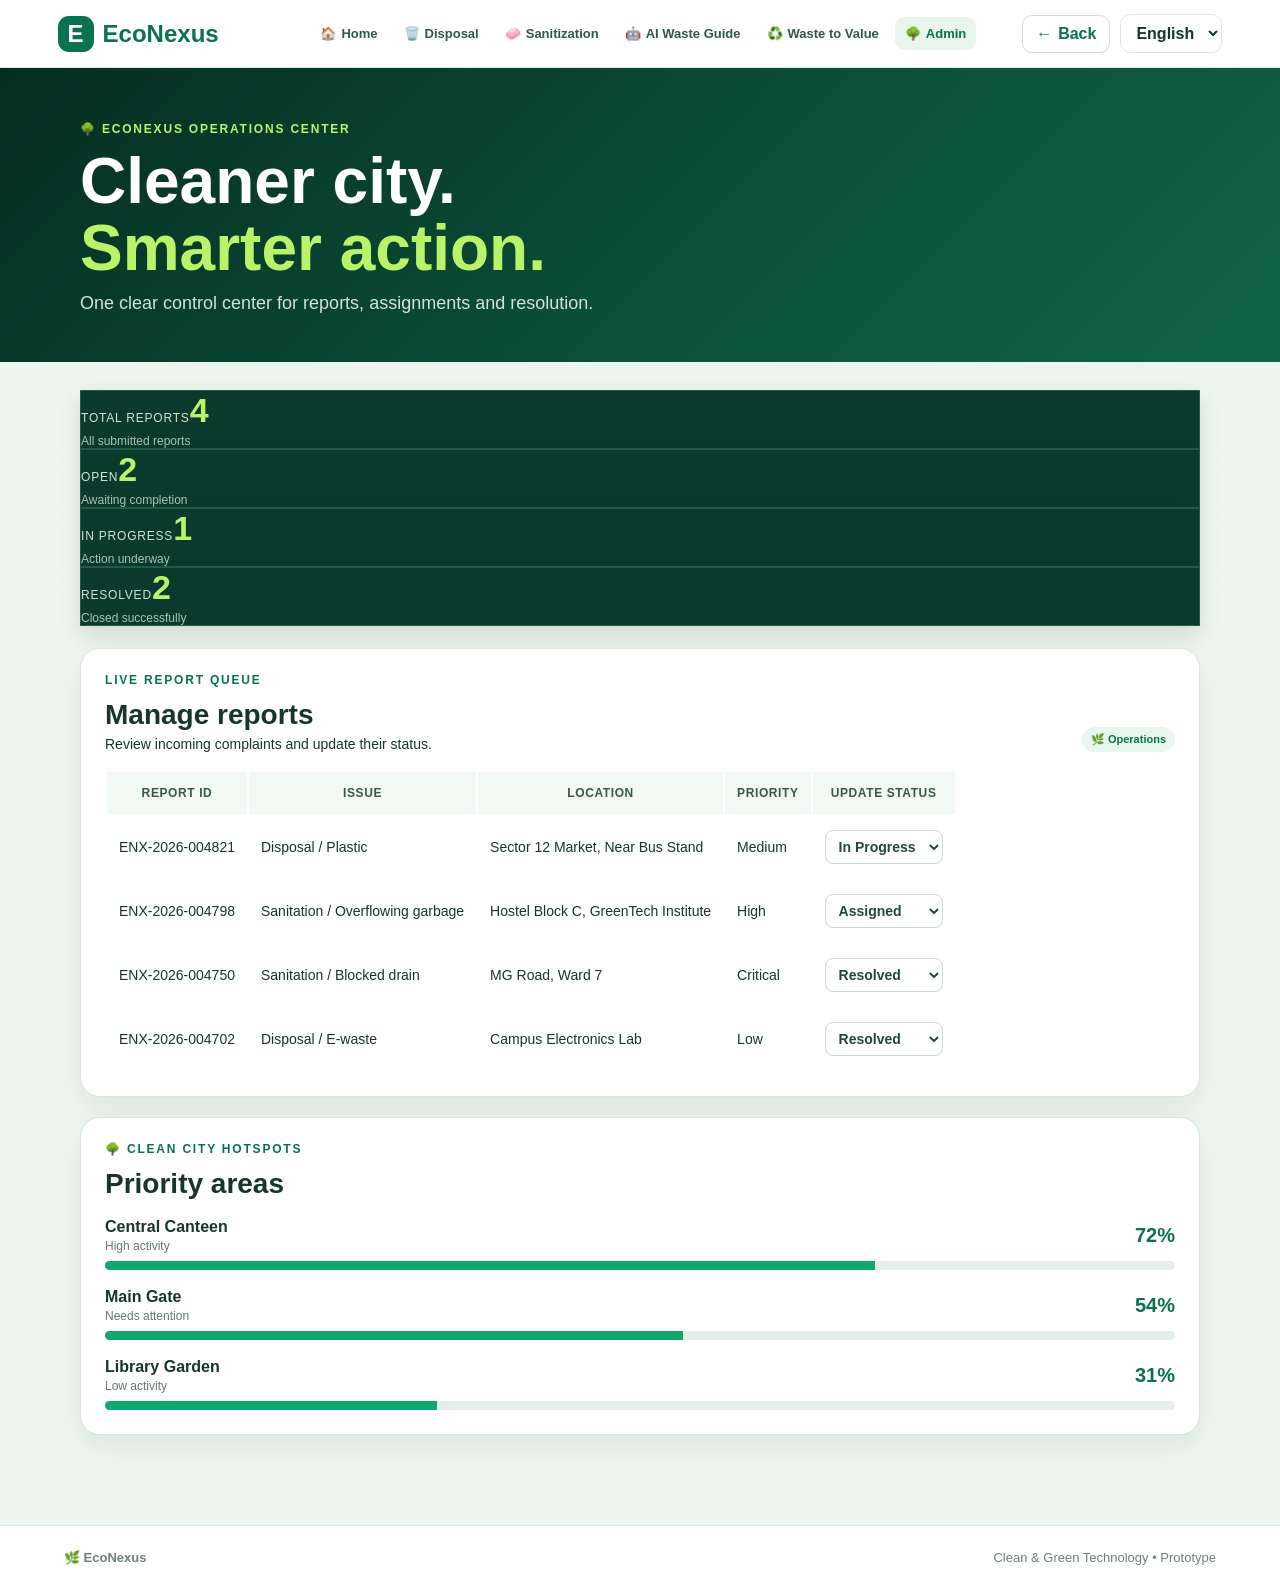
<file: admin.html>
<!doctype html><html lang="en"><head><meta charset="UTF-8"><meta name="viewport" content="width=device-width,initial-scale=1.0"><title>Admin Operations | EcoNexus</title><link rel="stylesheet" href="style.css"></head><body>
<header class="topbar"><a class="logo" href="index.html"><span class="logo-mark">E</span>EcoNexus</a><nav class="main-nav" aria-label="Primary navigation">
<a href="index.html">🏠 <span>Home</span></a>
<a href="disposal.html">🗑️ <span>Disposal</span></a>
<a href="sanitization.html">🧼 <span>Sanitization</span></a>
<a href="ai-guide.html">🤖 <span>AI Waste Guide</span></a>
<a href="t2t.html">♻️ <span>Waste to Value</span></a>
<a class="admin-link" href="admin.html">🌳 <span>Admin</span></a>
</nav><div class="header-tools"><a class="back-btn" href="index.html">← <span data-i18n="back">Back</span></a><select id="languageSelect"class="language-select" aria-label="Language"><option value="en">English</option><option value="te">తెలుగు</option><option value="hi">हिन्दी</option><option value="ta">தமிழ்</option></select></div></header>

<main class="admin-page">
<section class="admin-hero"><div class="container"><div class="eyebrow light">🌳 ECONEXUS OPERATIONS CENTER</div><h1>Cleaner city.<br><span>Smarter action.</span></h1><p class="admin-lead">One clear control center for reports, assignments and resolution.</p></div></section>
<section class="admin-content"><div class="container">
<div class="kpis admin-kpis"><div class="kpi"><small>Total Reports</small><b id="adminTotal">0</b><span>All submitted reports</span></div><div class="kpi"><small>Open</small><b id="adminOpen">0</b><span>Awaiting completion</span></div><div class="kpi"><small>In Progress</small><b id="adminProgress">0</b><span>Action underway</span></div><div class="kpi"><small>Resolved</small><b id="adminResolved">0</b><span>Closed successfully</span></div></div>
<div class="admin-panel"><div class="panel-heading"><div><div class="eyebrow">LIVE REPORT QUEUE</div><h2>Manage reports</h2><p>Review incoming complaints and update their status.</p></div><span class="badge">🌿 Operations</span></div><div class="table-wrap"><table class="data-table"><thead><tr><th>Report ID</th><th>Issue</th><th>Location</th><th>Priority</th><th>Update Status</th></tr></thead><tbody id="adminRows"></tbody></table></div></div>
<div class="admin-panel hotspot-panel"><div class="eyebrow">🌳 CLEAN CITY HOTSPOTS</div><h2>Priority areas</h2><div class="hotspot"><div><b>Central Canteen</b><span>High activity</span></div><strong>72%</strong></div><div class="bar"><i style="width:72%"></i></div><div class="hotspot"><div><b>Main Gate</b><span>Needs attention</span></div><strong>54%</strong></div><div class="bar"><i style="width:54%"></i></div><div class="hotspot"><div><b>Library Garden</b><span>Low activity</span></div><strong>31%</strong></div><div class="bar"><i style="width:31%"></i></div></div>
</div></section></main>
<footer><b>🌿 EcoNexus</b><span>Clean & Green Technology • Prototype</span></footer><div id="toast" class="toast"></div><script src="app.js"></script></body></html>
</file>
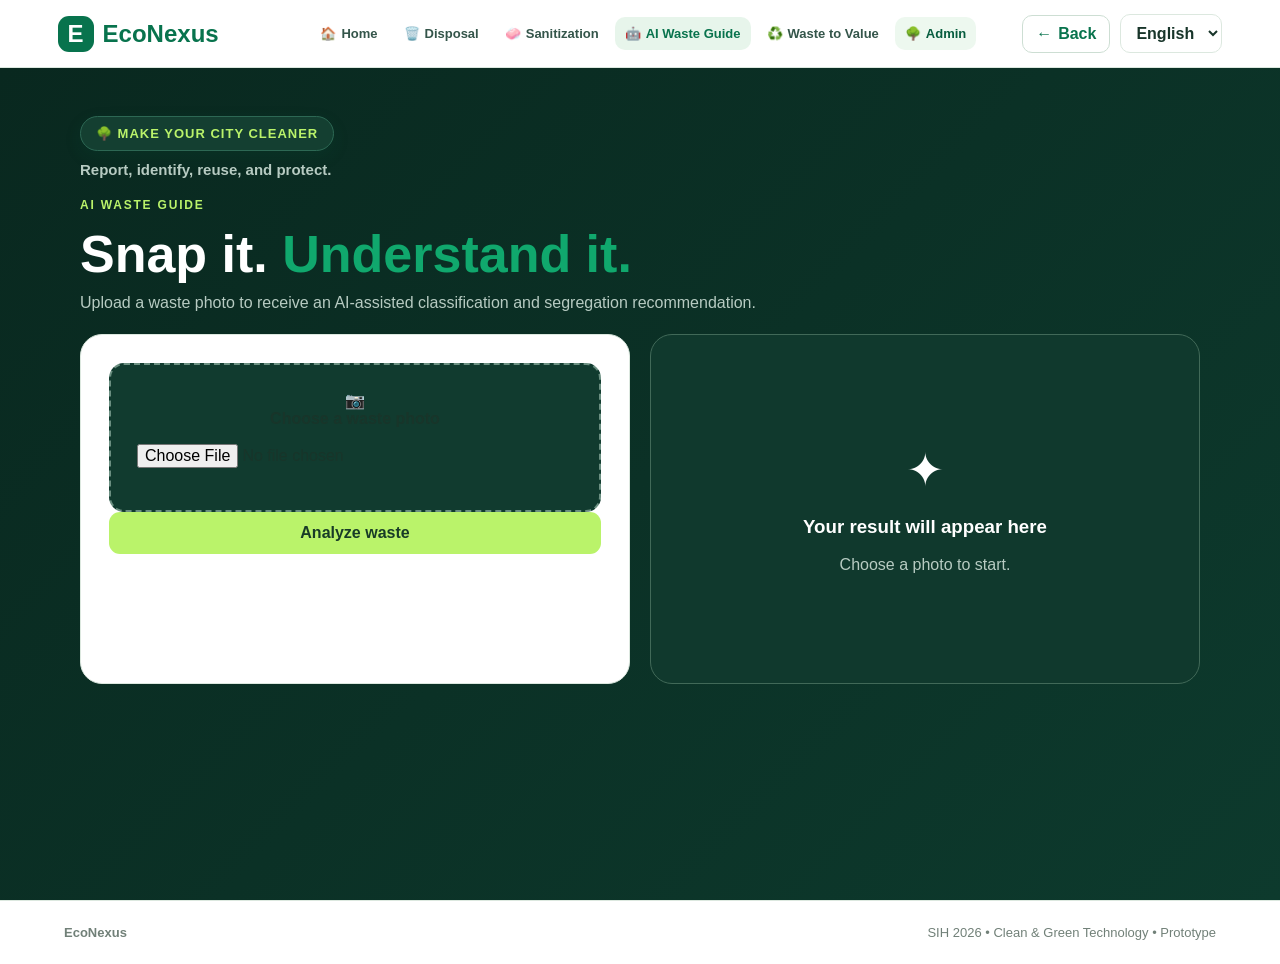
<file: ai-guide.html>
<!doctype html><html lang="en"><head><meta charset="UTF-8"><meta name="viewport" content="width=device-width,initial-scale=1.0"><title>AI Waste Guide | EcoNexus</title><link rel="stylesheet" href="style.css"></head><body>
<header class="topbar"><a class="logo" href="index.html"><span class="logo-mark">E</span>EcoNexus</a><nav class="main-nav" aria-label="Primary navigation">
<a href="index.html">🏠 <span>Home</span></a>
<a href="disposal.html">🗑️ <span>Disposal</span></a>
<a href="sanitization.html">🧼 <span>Sanitization</span></a>
<a href="ai-guide.html">🤖 <span>AI Waste Guide</span></a>
<a href="t2t.html">♻️ <span>Waste to Value</span></a>
<a class="admin-link" href="admin.html">🌳 <span>Admin</span></a>
</nav><div class="header-tools"><a class="back-btn" href="index.html">← <span data-i18n="back">Back</span></a><select id="languageSelect"class="language-select" aria-label="Language"><option value="en">English</option><option value="te">తెలుగు</option><option value="hi">हिन्दी</option><option value="ta">மிழ்n</option></select></div></header>
<main class="dark"><div class="container page-head"><div class="green-badge page-badge">🌳 MAKE YOUR CITY CLEANER</div><p class="page-tagline">Report, identify, reuse, and protect.</p><div class="eyebrow" style="color:#baf36a" data-i18n="aiLabel">AI WASTE GUIDE</div><h1 data-i18n="aiPageTitle">Snap it. <span>Understand it.</span></h1><p class="lead" data-i18n="aiPageText">Upload a waste photo to receive an AI-assisted classification and segregation recommendation.</p></div><div class="container ai-layout"><div class="ai-card"><div class="ai-upload">📷<br><b data-i18n="chooseWastePhoto">Choose a waste photo</b><input id="aiFile" type="file" accept="image/*" onchange="preview(this,'aiPreview')"><img id="aiPreview" class="preview"></div><button class="btn lime full" onclick="analyzeWaste()" data-i18n="analyzeWaste">Analyze waste</button></div><div id="result" class="result"><div style="text-align:center;margin-top:80px"><div style="font-size:46px">✦</div><h3 data-i18n="aiEmptyTitle">Your result will appear here</h3><p data-i18n="aiEmptyText">Choose a photo to start.</p></div></div></div></main>
<footer><b>EcoNexus</b><span data-i18n="footer">SIH 2026 • Clean & Green Technology</span></footer><div id="toast" class="toast"></div><script src="app.js"></script></body></html>
</file>
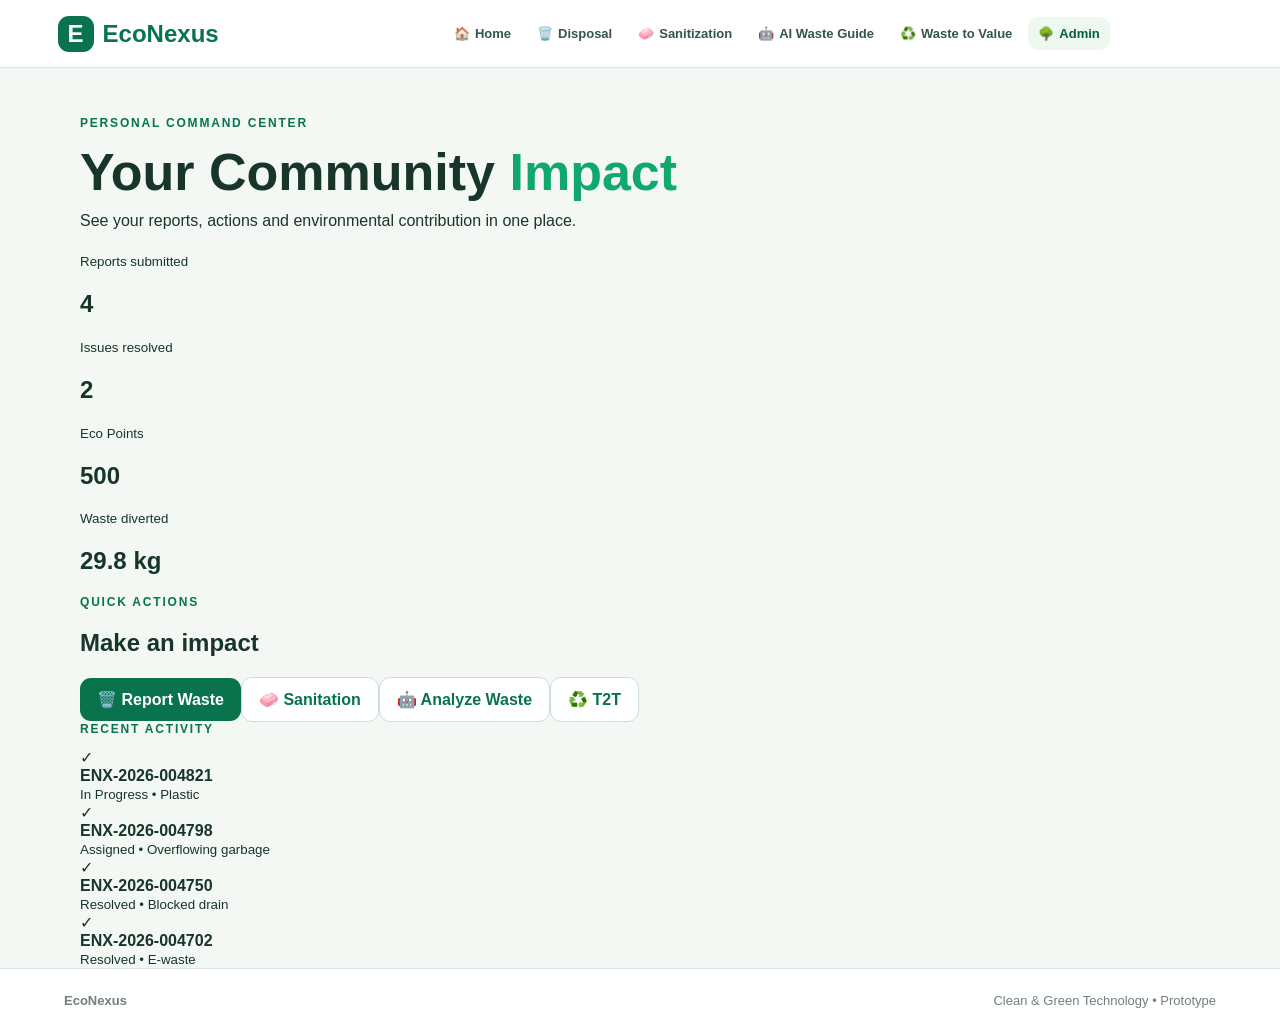
<file: dashboard.html>
<!doctype html><html lang="en"><head><meta charset="UTF-8"><meta name="viewport" content="width=device-width,initial-scale=1.0"><title>Dashboard | EcoNexus</title><link rel="stylesheet" href="style.css"></head><body>
<header class="topbar">
<a class="logo" href="index.html"><span class="logo-mark">E</span>EcoNexus</a>
<nav class="main-nav" aria-label="Primary navigation">
<a href="index.html">🏠 <span>Home</span></a>
<a href="disposal.html">🗑️ <span>Disposal</span></a>
<a href="sanitization.html">🧼 <span>Sanitization</span></a>
<a href="ai-guide.html">🤖 <span>AI Waste Guide</span></a>
<a href="t2t.html">♻️ <span>Waste to Value</span></a>
<a class="admin-link" href="admin.html">🌳 <span>Admin</span></a>
</nav></header><main>
<div class="container page-head"><div class="eyebrow">PERSONAL COMMAND CENTER</div><h1>Your Community <span>Impact</span></h1><p class="lead">See your reports, actions and environmental contribution in one place.</p></div>
<section><div class="container"><div class="stats-grid">
<div class="card"><small>Reports submitted</small><h2 id="reportCount">0</h2></div><div class="card"><small>Issues resolved</small><h2 id="resolvedCount">0</h2></div><div class="card"><small>Eco Points</small><h2 id="ecoPoints">420</h2></div><div class="card"><small>Waste diverted</small><h2 id="diverted">23 kg</h2></div></div>
<div class="two-col" style="margin-top:20px"><div class="card"><div class="section-head"><div><div class="eyebrow">QUICK ACTIONS</div><h2>Make an impact</h2></div></div><div class="buttons"><a class="btn primary" href="disposal.html">🗑️ Report Waste</a><a class="btn secondary" href="sanitization.html">🧼 Sanitation</a><a class="btn secondary" href="ai-guide.html">🤖 Analyze Waste</a><a class="btn secondary" href="t2t.html">♻️ T2T</a></div></div>
<div class="card"><div class="eyebrow">RECENT ACTIVITY</div><div id="recentActivity" class="timeline"></div></div></div>
</div></section>
</main><footer><b>EcoNexus</b><span> Clean & Green Technology • Prototype</span></footer><div id="toast" class="toast"></div><script src="app.js"></script></body></html>
</file>
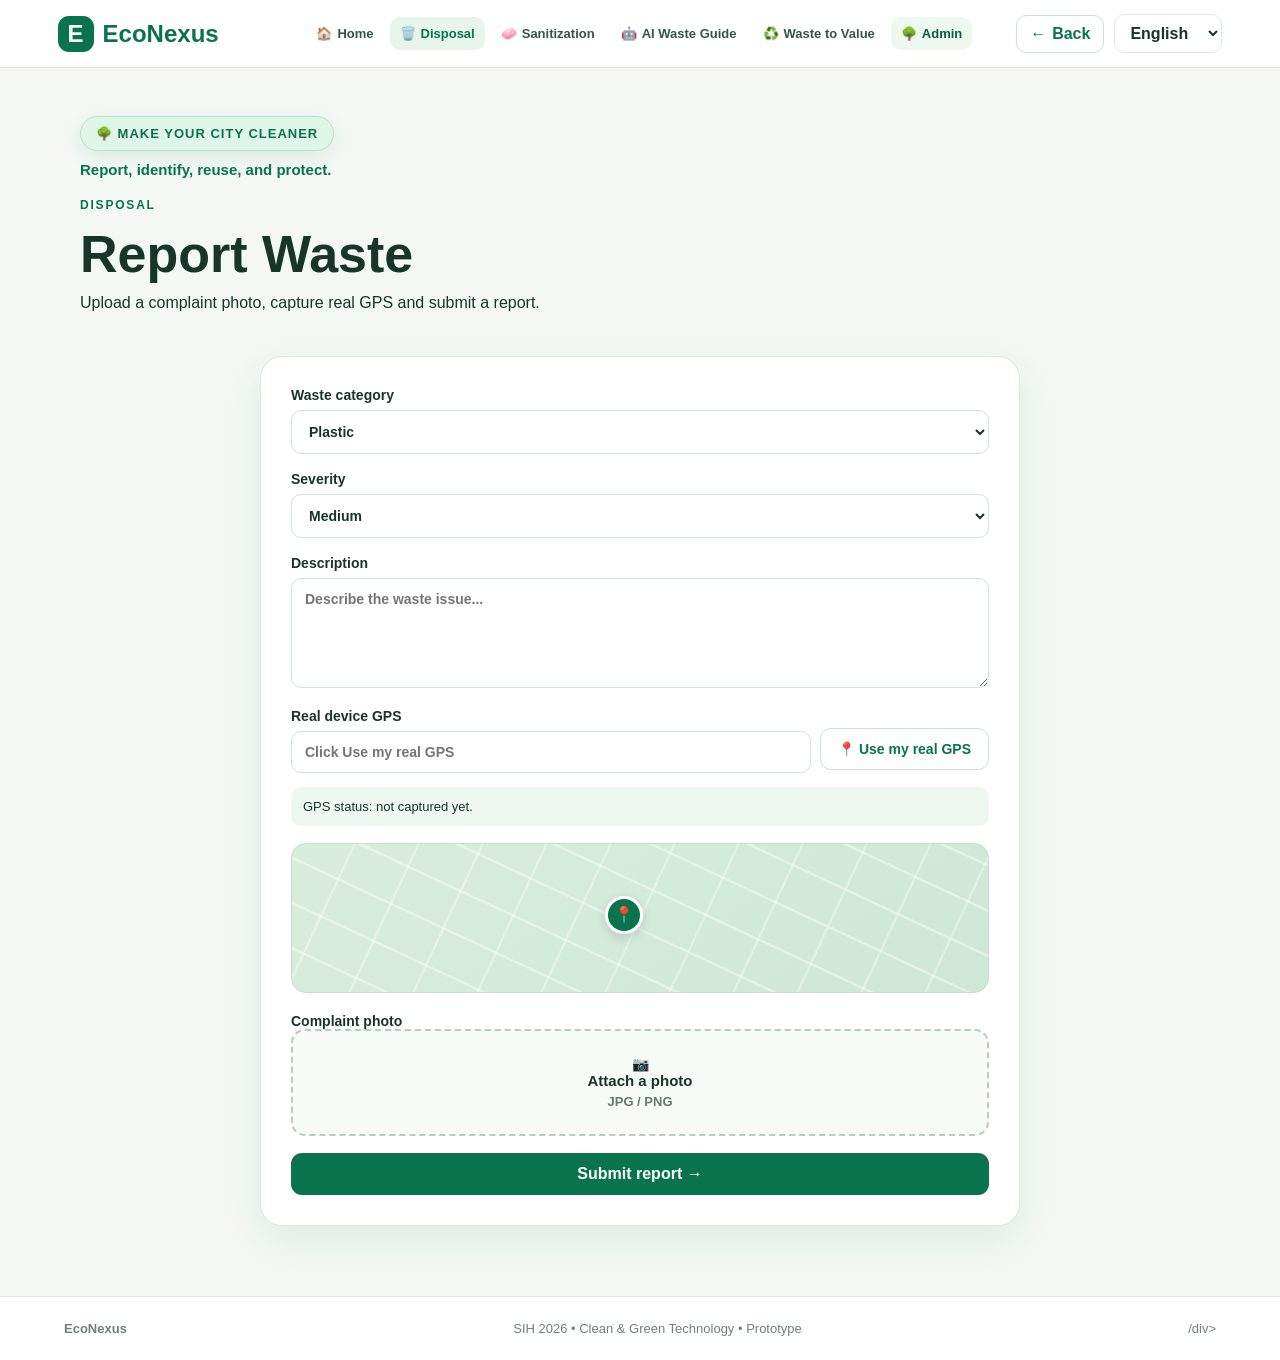
<file: disposal.html>
<!doctype html><html lang="en"><head><meta charset="UTF-8"><meta name="viewport" content="width=device-width,initial-scale=1.0"><title>Disposal | EcoNexus</title><link rel="stylesheet" href="style.css"></head><body>
<header class="topbar"><a class="logo" href="index.html"><span class="logo-mark">E</span>EcoNexus</a><nav class="main-nav" aria-label="Primary navigation">
<a href="index.html">🏠 <span>Home</span></a>
<a href="disposal.html">🗑️ <span>Disposal</span></a>
<a href="sanitization.html">🧼 <span>Sanitization</span></a>
<a href="ai-guide.html">🤖 <span>AI Waste Guide</span></a>
<a href="t2t.html">♻️ <span>Waste to Value</span></a>
<a class="admin-link" href="admin.html">🌳 <span>Admin</span></a>
</nav><div class="header-tools"><a class="back-btn" href="index.html">← <span data-i18n="back">Back</span></a><select id="languageSelect"class="language-select"aria-label="Language"><option value="en">English</option><option value="te">తెలుగు</option><option value="hi">हिन्दी</option><option value="ta">தமிழ்</option><option value="ka">ಕನ್ನಡ</option><option value="ma">मराठी</option></select></div></header>
<main><div class="container page-head"><div class="green-badge page-badge">🌳 MAKE YOUR CITY CLEANER</div><p class="page-tagline">Report, identify, reuse, and protect.</p><div class="eyebrow" data-i18n="disposalLabel">DISPOSAL</div><h1 data-i18n="disposalTitle">Report Waste</h1><p class="lead" data-i18n="disposalPageText">Photo, real GPS and a clear complaint — all in one place.</p></div>
<section class="page-section"><div class="container"><form class="form form-card" data-report-form data-type="Disposal">
<label>Waste category<select name="category"><option>Plastic</option><option>Paper</option><option>Glass</option><option>Metal</option><option>Organic</option><option>E-waste</option><option>Mixed</option><option>Hazardous</option><option>Other</option></select></label>
<label>Severity<select name="severity"><option>Low</option><option selected>Medium</option><option>High</option><option>Critical</option></select></label>
<label>Description<textarea name="description" required placeholder="Describe the waste issue..."></textarea></label>
<label>Real device GPS<div class="location-box"><input id="location" name="location" required readonly placeholder="Click Use my real GPS"><button type="button" class="btn secondary" onclick="useGPS()">📍 Use my real GPS</button></div></label>
<div id="gpsResult" class="location-result">GPS status: not captured yet.</div><input type="hidden" id="gpsCaptured" value="0">
<div class="map"><div id="realPin" class="pin" style="left:45%;top:35%">📍</div></div>
<label>Complaint photo<div class="upload" onclick="document.getElementById('photo').click()">📷<br><b data-i18n="attachPhoto">Attach complaint photo</b><small>JPG / PNG</small><input id="photo" name="photo" type="file" accept="image/*" required onchange="preview(this,'photoPreview')"></div></label>
<img id="photoPreview" class="preview">
<button class="btn primary full" type="submit" data-i18n="submitReport">Submit complaint</button>
</form></div></section></main><footer><b>EcoNexus</b><span data-i18n="footer">Clean & Green Technology • Prototype></span>/div><script src="app.js"></script></body></html>
</file>
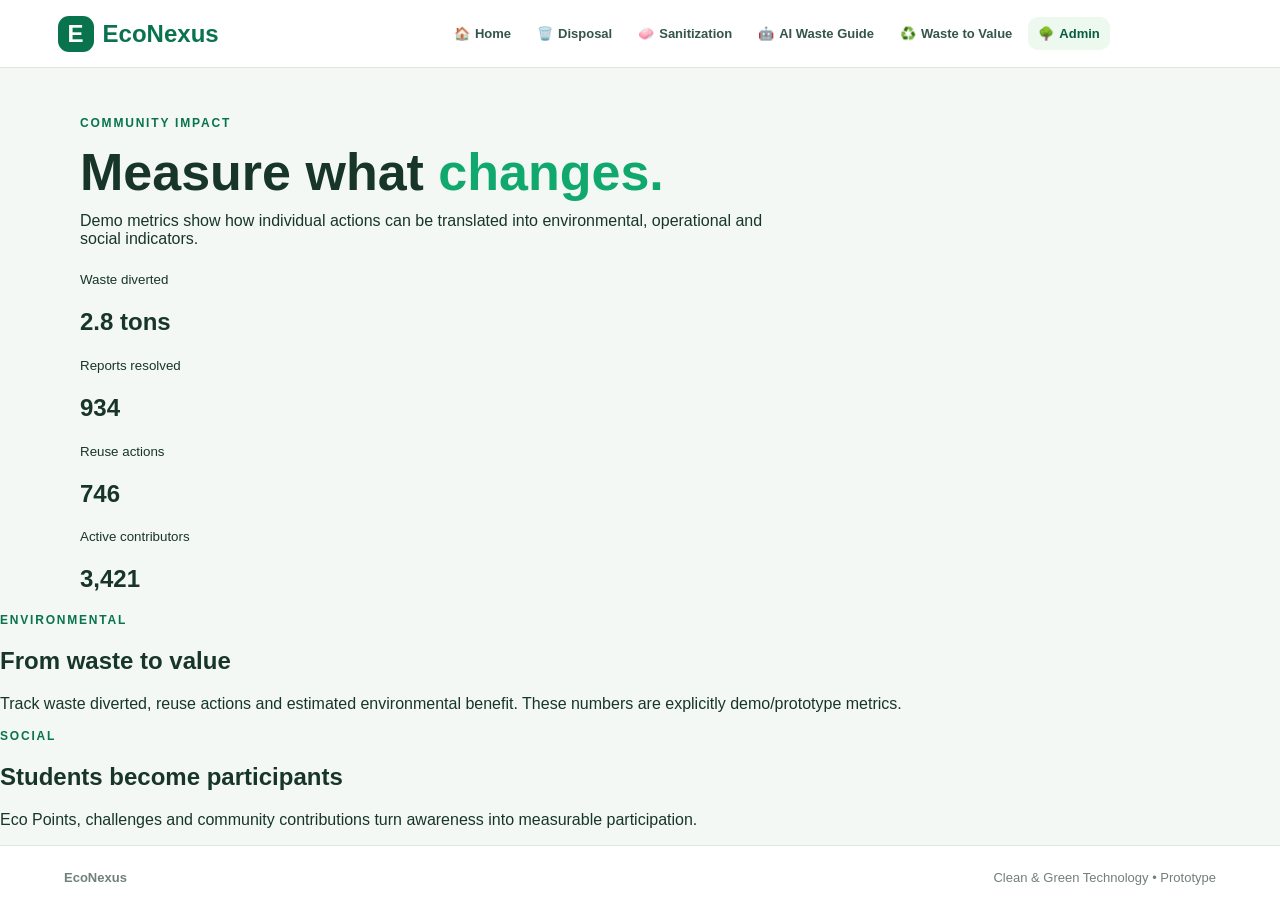
<file: impact.html>
<!doctype html><html lang="en"><head><meta charset="UTF-8"><meta name="viewport" content="width=device-width,initial-scale=1.0"><title>Community Impact | EcoNexus</title><link rel="stylesheet" href="style.css"></head><body>
<header class="topbar">
<a class="logo" href="index.html"><span class="logo-mark">E</span>EcoNexus</a>
<nav class="main-nav" aria-label="Primary navigation">
<a href="index.html">🏠 <span>Home</span></a>
<a href="disposal.html">🗑️ <span>Disposal</span></a>
<a href="sanitization.html">🧼 <span>Sanitization</span></a>
<a href="ai-guide.html">🤖 <span>AI Waste Guide</span></a>
<a href="t2t.html">♻️ <span>Waste to Value</span></a>
<a class="admin-link" href="admin.html">🌳 <span>Admin</span></a>
</nav></header><main>
<div class="container page-head"><div class="eyebrow">COMMUNITY IMPACT</div><h1>Measure what <span>changes.</span></h1><p class="lead">Demo metrics show how individual actions can be translated into environmental, operational and social indicators.</p></div>
<section><div class="container stats-grid"><div class="card"><small>Waste diverted</small><h2>2.8 tons</h2><div class="progress"><i style="width:76%"></i></div></div><div class="card"><small>Reports resolved</small><h2>934</h2><div class="progress"><i style="width:81%"></i></div></div><div class="card"><small>Reuse actions</small><h2>746</h2><div class="progress"><i style="width:68%"></i></div></div><div class="card"><small>Active contributors</small><h2>3,421</h2><div class="progress"><i style="width:88%"></i></div></div></div>
<div class="two-col" style="margin-top:20px"><div class="card"><div class="eyebrow">ENVIRONMENTAL</div><h2>From waste to value</h2><p>Track waste diverted, reuse actions and estimated environmental benefit. These numbers are explicitly demo/prototype metrics.</p></div><div class="card"><div class="eyebrow">SOCIAL</div><h2>Students become participants</h2><p>Eco Points, challenges and community contributions turn awareness into measurable participation.</p></div></div></div></section>
</main><footer><b>EcoNexus</b><span> Clean & Green Technology • Prototype</span></footer><div id="toast" class="toast"></div><script src="app.js"></script></body></html>
</file>
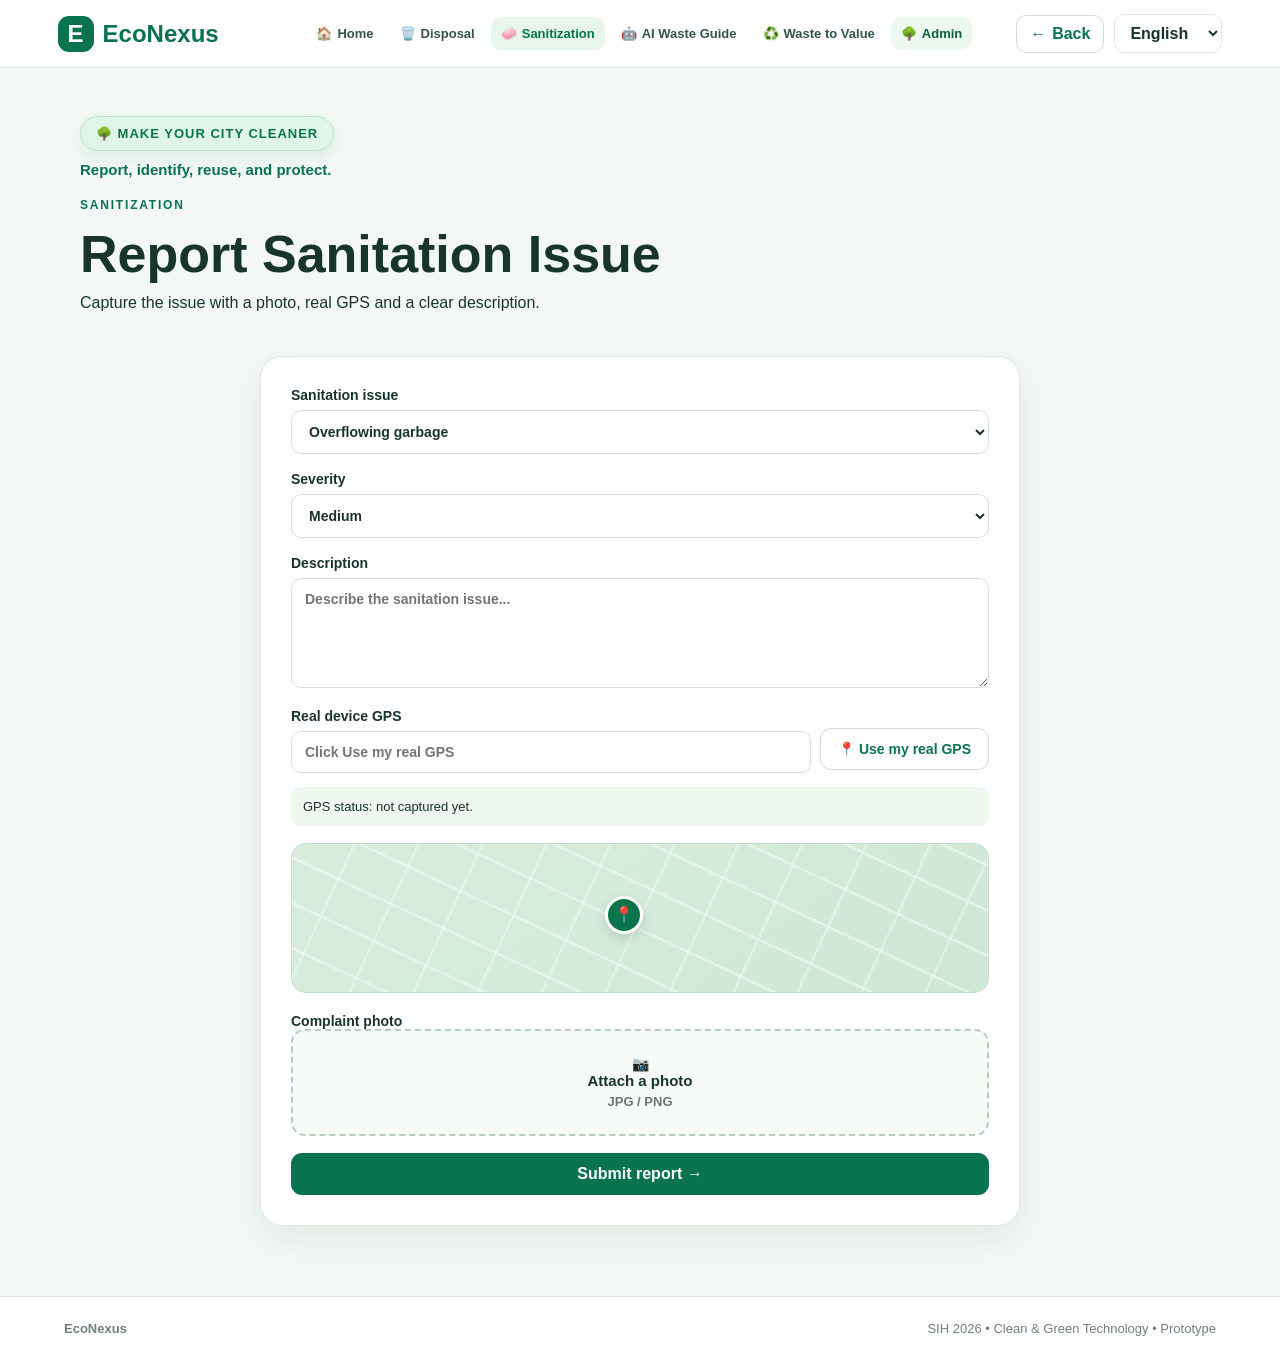
<file: sanitization.html>
<!doctype html><html lang="en"><head><meta charset="UTF-8"><meta name="viewport" content="width=device-width,initial-scale=1.0"><title>Sanitization | EcoNexus</title><link rel="stylesheet" href="style.css"></head><body>
<header class="topbar"><a class="logo" href="index.html"><span class="logo-mark">E</span>EcoNexus</a><nav class="main-nav" aria-label="Primary navigation">
<a href="index.html">🏠 <span>Home</span></a>
<a href="disposal.html">🗑️ <span>Disposal</span></a>
<a href="sanitization.html">🧼 <span>Sanitization</span></a>
<a href="ai-guide.html">🤖 <span>AI Waste Guide</span></a>
<a href="t2t.html">♻️ <span>Waste to Value</span></a>
<a class="admin-link" href="admin.html">🌳 <span>Admin</span></a>
</nav><div class="header-tools"><a class="back-btn" href="index.html">← <span data-i18n="back">Back</span></a><select id="languageSelect"class="language-select" aria-label="Language"><option value="en">English</option><option value="te">తెలుగు</option><option value="hi">हिन्दी</option><option value="ta">மிழ்n</option><option value="ka">ಕನ್ನಡ</option><option value="ma">मराठी</option></select></div></header>
<main><div class="container page-head"><div class="green-badge page-badge">🌳 MAKE YOUR CITY CLEANER</div><p class="page-tagline">Report, identify, reuse, and protect.</p><div class="eyebrow" data-i18n="sanitationLabel">SANITIZATION</div><h1 data-i18n="sanitationTitle">Report Sanitation Issue</h1><p class="lead" data-i18n="sanitationPageText">Photo, real GPS and a clear description — all in one place.</p></div>
<section class="page-section"><div class="container"><form class="form form-card" data-report-form data-type="Sanitation">
<label>Sanitation issue<select name="category"><option>Overflowing garbage</option><option>Open dumping</option><option>Blocked drain</option><option>Stagnant water</option><option>Dirty public area</option><option>Public toilet issue</option><option>Foul smell</option><option>Sewage issue</option><option>Other</option></select></label>
<label>Severity<select name="severity"><option>Low</option><option selected>Medium</option><option>High</option><option>Critical</option></select></label>
<label>Description<textarea name="description" required placeholder="Describe the sanitation issue..."></textarea></label>
<label>Real device GPS<div class="location-box"><input id="location" name="location" required readonly placeholder="Click Use my real GPS"><button type="button" class="btn secondary" onclick="useGPS()">📍 Use my real GPS</button></div></label>
<div id="gpsResult" class="location-result">GPS status: not captured yet.</div><input type="hidden" id="gpsCaptured" value="0">
<div class="map"><div id="realPin" class="pin" style="left:45%;top:35%">📍</div></div>
<label>Complaint photo<div class="upload" onclick="document.getElementById('photo').click()">📷<br><b data-i18n="attachPhoto">Attach issue photo</b><small>JPG / PNG</small><input id="photo" name="photo" type="file" accept="image/*" required onchange="preview(this,'photoPreview')"></div></label>
<img id="photoPreview" class="preview">
<button class="btn primary full" type="submit" data-i18n="submitReport">Submit complaint</button>
</form></div></section></main><footer><b>EcoNexus</b><span data-i18n="footer">Clean & Green Technology</span></footer><div id="toast" class="toast"></div><script src="app.js"></script></body></html>
</file>
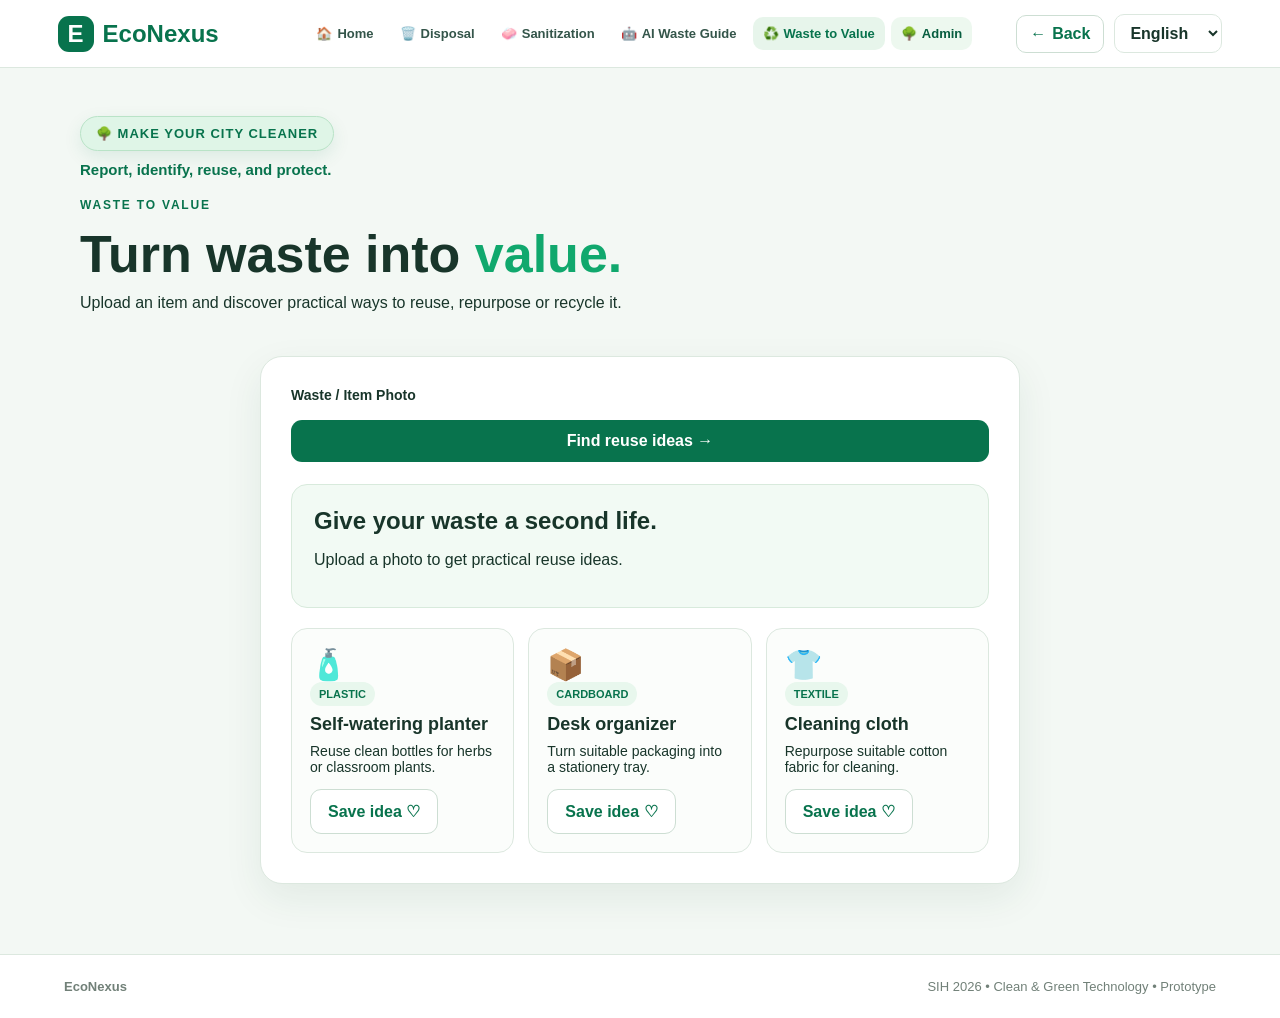
<file: t2t.html>
<!doctype html><html lang="en"><head><meta charset="UTF-8"><meta name="viewport" content="width=device-width,initial-scale=1.0"><title>Waste to Value | EcoNexus</title><link rel="stylesheet" href="style.css"></head><body>
<header class="topbar"><a class="logo" href="index.html"><span class="logo-mark">E</span>EcoNexus</a><nav class="main-nav" aria-label="Primary navigation">
<a href="index.html">🏠 <span>Home</span></a>
<a href="disposal.html">🗑️ <span>Disposal</span></a>
<a href="sanitization.html">🧼 <span>Sanitization</span></a>
<a href="ai-guide.html">🤖 <span>AI Waste Guide</span></a>
<a href="t2t.html">♻️ <span>Waste to Value</span></a>
<a class="admin-link" href="admin.html">🌳 <span>Admin</span></a>
</nav><div class="header-tools"><a class="back-btn" href="index.html">← <span data-i18n="back">Back</span></a><select id="languageSelect"class="language-select" aria-label="Language"><option value="en">English</option><option value="te">తెలుగు</option><option value="hi">हिन्दी</option><option value="ta">மிழ்n</option><option value="ka">ಕನ್ನಡ</option><option value="ma">मराठी</option></select></div></header>
<main><div class="container page-head"><div class="green-badge page-badge">🌳 MAKE YOUR CITY CLEANER</div><p class="page-tagline">Report, identify, reuse, and protect.</p><div class="eyebrow" data-i18n="t2tLabel">WASTE TO VALUE</div><h1 data-i18n="t2tPageTitle">Turn waste into <span>value.</span></h1><p class="lead" data-i18n="t2tPageText">Upload a photo and discover practical ways to reuse, repurpose or recycle it.</p></div>
<section class="page-section"><div class="container"><div class="reuse-card form"><label data-i18n="itemPhoto">Waste / Item Photo<div class="upload" onclick="document.getElementById('t2tPhoto').click()">📷<br><b data-i18n="attachPhoto">Choose a photo</b><small>JPG / PNG</small><input id="t2tPhoto" type="file" accept="image/*" onchange="preview(this,'t2tPreview');showReuseIdeas()"></div></label><img id="t2tPreview" class="preview"><button class="btn primary full" onclick="showReuseIdeas()" data-i18n="findIdeas">Find reuse ideas</button><div id="reuseResult" class="reuse-result"><h2 data-i18n="valueTitle">Give your waste a second life.</h2><p data-i18n="valueText">Choose a photo to get practical reuse ideas.</p></div><div class="reuse-options"><div class="mini-card"><div class="service-icon">🧴</div><span class="badge">PLASTIC</span><h3 data-i18n="planter">Self-watering planter</h3><p data-i18n="planterText">Reuse clean bottles for herbs or plants.</p><button class="btn secondary save-idea" data-idea="Self-watering planter" data-i18n="saveIdea">Save idea</button></div><div class="mini-card"><div class="service-icon">📦</div><span class="badge">CARDBOARD</span><h3 data-i18n="organizer">Desk organizer</h3><p data-i18n="organizerText">Turn suitable packaging into a stationery tray.</p><button class="btn secondary save-idea" data-idea="Cardboard desk organizer" data-i18n="saveIdea">Save idea</button></div><div class="mini-card"><div class="service-icon">👕</div><span class="badge">TEXTILE</span><h3 data-i18n="cloth">Cleaning cloth</h3><p data-i18n="clothText">Repurpose suitable cotton fabric for cleaning.</p><button class="btn secondary save-idea" data-idea="Textile cleaning cloth" data-i18n="saveIdea">Save idea</button></div></div></div></div></section></main>
<footer><b>EcoNexus</b><span data-i18n="footer"> Clean & Green Technology</span></footer><div id="toast" class="toast"></div><script src="app.js"></script></body></html>
</file>
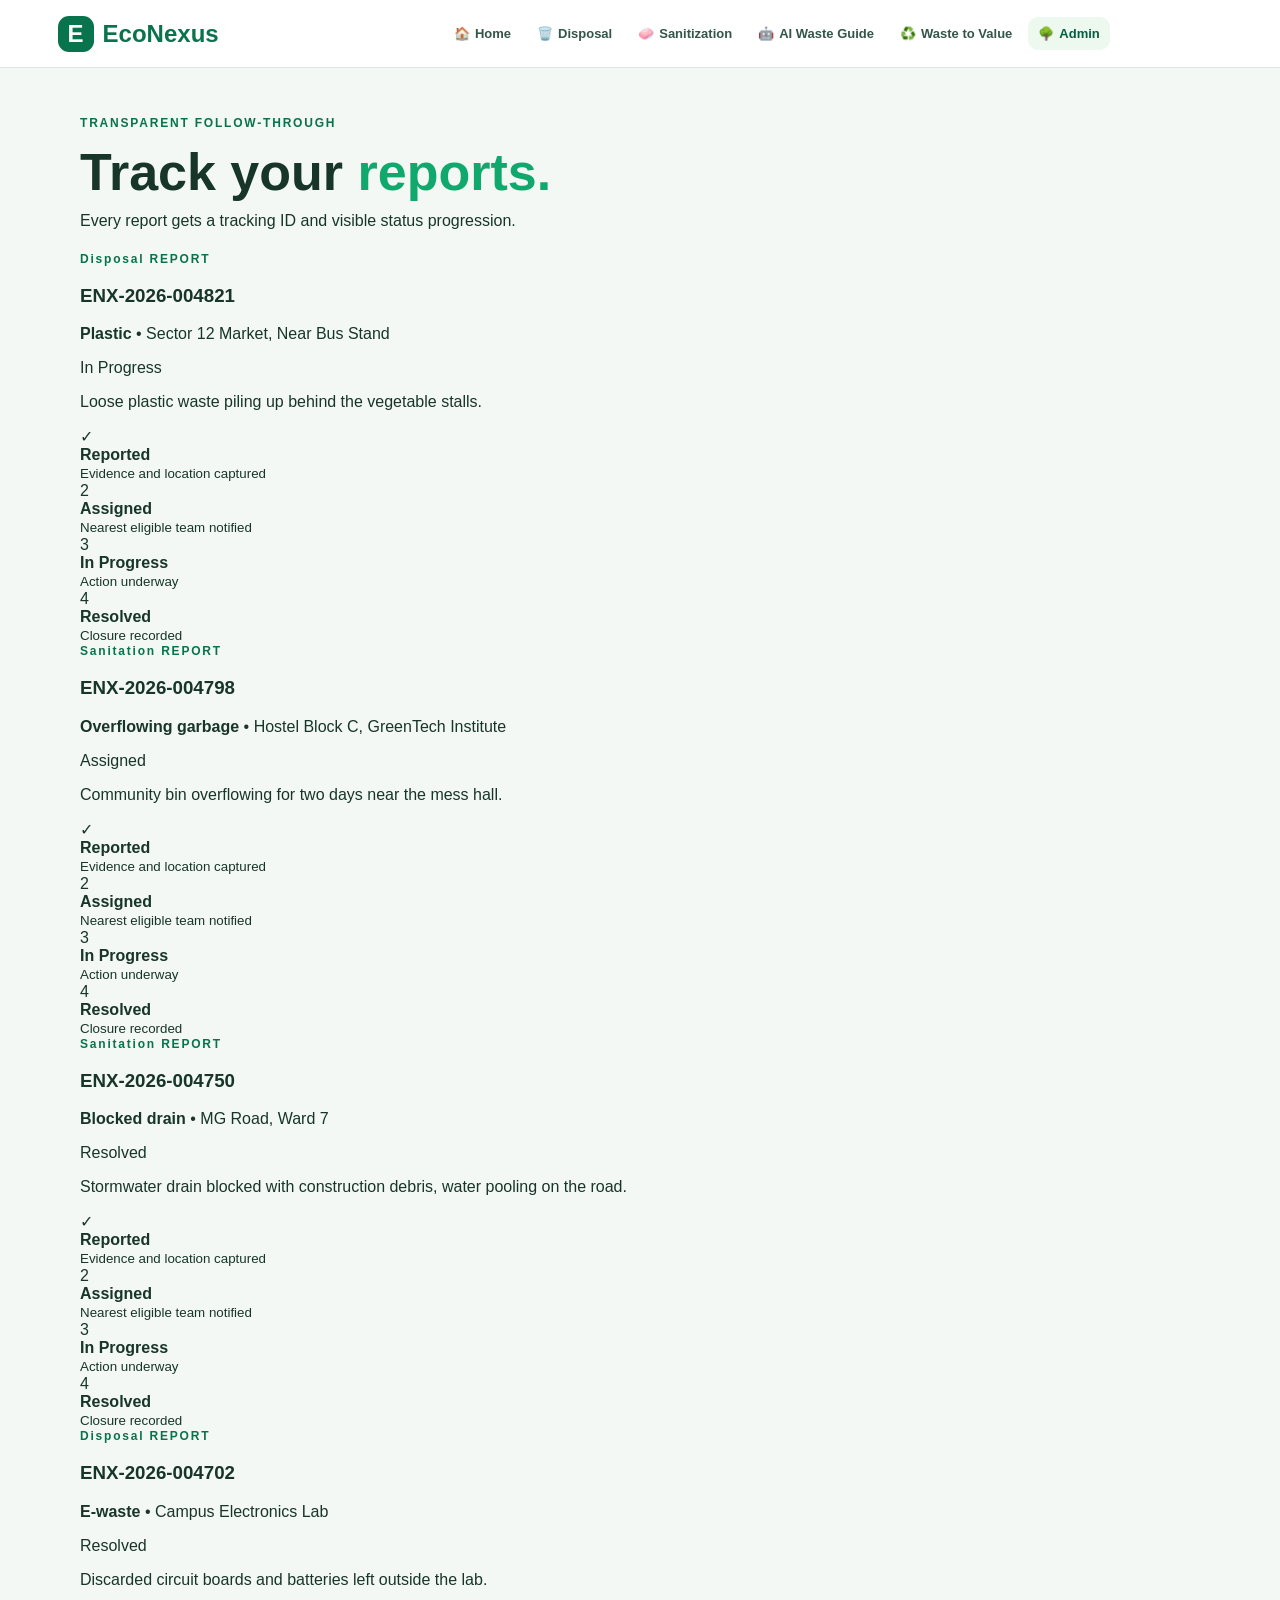
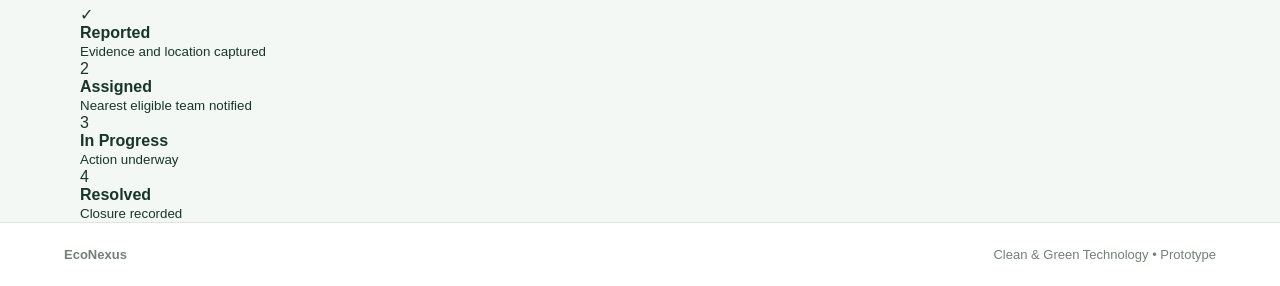
<file: tracking.html>
<!doctype html><html lang="en"><head><meta charset="UTF-8"><meta name="viewport" content="width=device-width,initial-scale=1.0"><title>Track Reports | EcoNexus</title><link rel="stylesheet" href="style.css"></head><body>
<header class="topbar">
<a class="logo" href="index.html"><span class="logo-mark">E</span>EcoNexus</a>
<nav class="main-nav" aria-label="Primary navigation">
<a href="index.html">🏠 <span>Home</span></a>
<a href="disposal.html">🗑️ <span>Disposal</span></a>
<a href="sanitization.html">🧼 <span>Sanitization</span></a>
<a href="ai-guide.html">🤖 <span>AI Waste Guide</span></a>
<a href="t2t.html">♻️ <span>Waste to Value</span></a>
<a class="admin-link" href="admin.html">🌳 <span>Admin</span></a>
</nav></header><main>
<div class="container page-head"><div class="eyebrow">TRANSPARENT FOLLOW-THROUGH</div><h1>Track your <span>reports.</span></h1><p class="lead">Every report gets a tracking ID and visible status progression.</p></div>
<section><div class="container"><div id="trackingList" class="two-col"></div></div></section>
</main><footer><b>EcoNexus</b><span> Clean & Green Technology • Prototype</span></footer><div id="toast" class="toast"></div><script src="app.js"></script></body></html>
</file>
<file: style.css>
:root{--green:#08734d;--green2:#10a86d;--lime:#baf36a;--dark:#09281f;--bg:#f3f8f4;--card:#fff;--text:#18352a;--muted:#66786f;--line:#dce8df;--blue:#277da8;--purple:#6c4bb2;--gold:#8a7418}
*{box-sizing:border-box}html{scroll-behavior:smooth}body{margin:0;font-family:Inter,Arial,sans-serif;background:var(--bg);color:var(--text)}a{text-decoration:none;color:inherit}button,input,select,textarea{font:inherit}.container{width:min(1120px,92%);margin:auto}
.topbar{position:sticky;top:0;z-index:50;background:rgba(255,255,255,.96);backdrop-filter:blur(10px);border-bottom:1px solid var(--line);display:flex;align-items:center;padding:12px 4.5%;min-height:68px}.logo{display:flex;align-items:center;gap:9px;font-size:24px;font-weight:850;color:var(--green);margin-right:auto}.logo-mark{display:grid;place-items:center;width:36px;height:36px;border-radius:11px;background:var(--green);color:#fff;font-weight:900}.header-tools{display:flex;align-items:center;gap:10px}.language-select{border:1px solid var(--line);background:#fff;color:var(--text);border-radius:10px;padding:9px 11px;font-weight:700;cursor:pointer}.back-btn{display:inline-flex;align-items:center;gap:6px;border:1px solid #cdded3;background:#fff;color:var(--green);border-radius:10px;padding:9px 13px;font-weight:800}
.hero{padding:70px 0}.home-hero{text-align:center;padding:70px 0 42px;background:linear-gradient(135deg,#f5fbf6,#ddf4e4)}.home-hero .container{max-width:900px}.green-badge{display:inline-flex;align-items:center;padding:9px 15px;border-radius:999px;background:#dff5e7;border:1px solid #b9e3c7;color:var(--green);font-size:13px;font-weight:900;letter-spacing:1px;margin-bottom:18px}.home-hero h1{margin:0 0 12px;font-size:clamp(42px,6vw,68px);line-height:1.03}.home-hero h1 span,.page-head h1 span{color:var(--green2)}.tagline{font-size:21px;font-weight:800;color:var(--green);margin:0}.hero .lead,.home-hero .lead{font-size:17px;max-width:700px;margin:18px auto 0;line-height:1.65;color:var(--muted)}
.dashboards{padding:32px 0 76px}.dashboard-grid{display:grid;grid-template-columns:1fr 1fr;gap:20px;max-width:1050px;margin:auto}.dashboard-card{min-height:220px;padding:27px;border-radius:22px;border:1px solid var(--line);display:flex;gap:19px;align-items:flex-start;box-shadow:0 12px 30px rgba(23,77,50,.07);transition:.2s;position:relative;overflow:hidden}.dashboard-card:hover{transform:translateY(-5px);box-shadow:0 18px 38px rgba(23,77,50,.13)}.dashboard-icon{width:66px;height:66px;border-radius:19px;display:grid;place-items:center;font-size:35px;flex:none;background:#fff;box-shadow:0 7px 18px rgba(0,0,0,.08)}.dashboard-label{font-size:12px;letter-spacing:1.8px;font-weight:900;color:var(--green)}.dashboard-card h2{font-size:28px;margin:7px 0 8px}.dashboard-card p{font-size:15px;line-height:1.55;margin:0 0 18px;color:var(--muted)}.dashboard-action{font-size:14px;font-weight:900;color:var(--green)}.disposal-dash{background:linear-gradient(135deg,#f2fff5,#d9f4df)}.sanitation-dash{background:linear-gradient(135deg,#f1fbff,#d8f0f3)}.ai-dash{background:linear-gradient(135deg,#f7f2ff,#e7def8)}.ai-dash .dashboard-label{color:var(--purple)}.t2t-dash{background:linear-gradient(135deg,#fffdf0,#f2edc8)}.t2t-dash .dashboard-label{color:var(--gold)}
.page-head{padding:48px 0 22px}.page-head h1{font-size:clamp(38px,5vw,52px);margin:0 0 10px}.page-head .lead{margin:0;max-width:720px}.eyebrow{color:var(--green);font-size:12px;font-weight:900;letter-spacing:1.8px;margin-bottom:12px}.page-section{padding:22px 0 70px}
.form-card{width:min(760px,100%);margin:auto;background:#fff;border:1px solid var(--line);border-radius:22px;padding:30px;box-shadow:0 14px 38px rgba(23,77,50,.08)}.form label{display:block;font-size:14px;font-weight:800;margin:0 0 17px}.form input,.form select,.form textarea{width:100%;padding:12px 13px;border:1px solid #d3e1d8;border-radius:10px;margin-top:7px;background:#fff;color:var(--text);outline:none}.form input:focus,.form select:focus,.form textarea:focus{border-color:#78b994;box-shadow:0 0 0 3px rgba(16,168,109,.08)}.form textarea{min-height:110px;resize:vertical}.upload{border:2px dashed #b9cdbf;border-radius:14px;text-align:center;padding:25px 18px;cursor:pointer;background:#f7fbf8;transition:.2s}.upload:hover{border-color:#78b994;background:#f1faf4}.upload input{display:none}.upload b{font-size:15px}.upload small{display:block;margin-top:5px;color:var(--muted);font-size:13px}.preview{max-width:100%;max-height:260px;margin-top:12px;border-radius:13px;display:none}.location-box{display:grid;grid-template-columns:1fr auto;gap:9px;align-items:center}.location-result{padding:12px;background:#eef8f1;border-radius:10px;font-size:13px;word-break:break-word;margin:-3px 0 17px}.map{height:150px;border-radius:15px;background:linear-gradient(145deg,#d9eddf,#cfe7d6);position:relative;overflow:hidden;border:1px solid #c4ddcb;margin-bottom:20px}.map:before{content:"";position:absolute;inset:0;background:repeating-linear-gradient(25deg,transparent 0 38px,#ffffff66 39px 41px),repeating-linear-gradient(115deg,transparent 0 55px,#ffffff55 56px 58px)}.pin{position:absolute;background:var(--green);color:#fff;border-radius:50%;width:38px;height:38px;display:grid;place-items:center;border:3px solid #fff;box-shadow:0 4px 12px #0002}
.btn{display:inline-flex;align-items:center;justify-content:center;gap:8px;border:0;border-radius:11px;padding:12px 17px;font-weight:850;cursor:pointer}.primary{background:var(--green);color:#fff}.primary:hover{background:#075d3f}.secondary{background:#fff;color:var(--green);border:1px solid #cdded3}.lime{background:var(--lime);color:#183b27}.btn.full{width:100%}
.dark{background:linear-gradient(135deg,#09281f,#0d3a2d);color:#fff;min-height:calc(100vh - 68px);padding-bottom:70px}.dark .page-head p{color:#b7cbc2}.ai-layout{display:grid;grid-template-columns:1fr 1fr;gap:20px}.ai-card{background:#fff;color:var(--text);border-radius:22px;padding:28px;border:1px solid #dce8df}.ai-upload{border:2px dashed #6b8f81;border-radius:15px;padding:26px;text-align:center;background:#113b2f}.ai-upload input{width:100%;margin:16px 0}.result{min-height:350px;background:#10392d;border:1px solid #416958;border-radius:22px;padding:28px;color:#fff}.result p{color:#b7cbc2}.bar{height:9px;background:#2b5647;border-radius:9px;overflow:hidden}.bar i{display:block;height:100%;background:var(--lime)}.dark .back-btn{color:var(--green)}
.reuse-card{width:min(760px,100%);margin:auto;background:#fff;border:1px solid var(--line);border-radius:22px;padding:30px;box-shadow:0 14px 38px rgba(23,77,50,.08)}.reuse-result{margin-top:22px;padding:22px;border-radius:16px;background:#f2faf4;border:1px solid #d8eadc}.reuse-result h2{margin:0 0 8px}.reuse-options{display:grid;grid-template-columns:repeat(3,1fr);gap:14px;margin-top:20px}.mini-card{padding:18px;border:1px solid var(--line);border-radius:16px;background:#fbfdfb}.mini-card h3{font-size:18px;margin:8px 0}.mini-card p{font-size:14px;margin:0 0 14px}.service-icon{font-size:30px}.badge{display:inline-block;padding:6px 9px;border-radius:20px;background:#e8f7ed;color:var(--green);font-size:11px;font-weight:850}
footer{padding:24px 5%;background:#fff;border-top:1px solid var(--line);display:flex;justify-content:space-between;color:#718078;font-size:13px}.toast{position:fixed;right:20px;bottom:20px;background:#12382d;color:#fff;padding:13px 17px;border-radius:10px;z-index:100;opacity:0;transform:translateY(10px);transition:.2s;pointer-events:none}.toast.show{opacity:1;transform:none}.notice{padding:14px 16px;border-radius:12px;background:#eef8f1;border:1px solid #d3e9d9;font-size:14px}
@media(max-width:760px){.dashboard-grid,.ai-layout{grid-template-columns:1fr}.reuse-options{grid-template-columns:1fr}.location-box{grid-template-columns:1fr}.page-head{padding-top:35px}.form-card,.reuse-card,.ai-card,.result{padding:22px}.home-hero{padding:52px 0 35px}}
@media(max-width:520px){.header-tools{gap:6px}.logo{font-size:21px}.back-btn{padding:8px 10px}.language-select{padding:8px}.dashboard-card{padding:22px;min-height:auto}.dashboard-icon{width:58px;height:58px;font-size:31px}.dashboard-card h2{font-size:24px}.home-hero h1{font-size:42px}.tagline{font-size:18px}footer{display:block;text-align:center}footer span{display:block;margin-top:6px}}

/* Final judge-ready navigation */
.main-nav{display:flex;align-items:center;justify-content:center;gap:6px;margin:0 auto;white-space:nowrap}.main-nav a{display:inline-flex;align-items:center;gap:5px;padding:9px 10px;border-radius:10px;color:#34554a;font-size:13px;font-weight:850;transition:.18s}.main-nav a:hover,.main-nav a.active{background:#e7f5eb;color:var(--green)}.main-nav .admin-link{background:#edf8ef;color:#075d3f}.main-nav .admin-link:hover{background:#dff1e4}.topbar .header-tools{flex:none}.home-hero{position:relative;overflow:hidden}.home-hero:after{content:'🌳  🌿  🌱';position:absolute;right:4%;bottom:10px;font-size:28px;opacity:.55;letter-spacing:7px}.green-badge{box-shadow:0 6px 18px rgba(8,115,77,.10)}
.admin-page{background:#edf5ef;min-height:calc(100vh - 68px)}.admin-hero{background:linear-gradient(135deg,#062d21,#0b513a 58%,#0f6548);padding:54px 0 48px;color:#fff}.admin-hero .eyebrow.light{color:#baf36a}.admin-hero h1{font-size:clamp(42px,6vw,64px);line-height:1.04;margin:0 0 12px}.admin-hero h1 span{color:#baf36a}.admin-lead{color:#d0e3da;font-size:18px;max-width:650px;margin:0}.admin-content{padding:28px 0 70px}.admin-kpis{margin-bottom:22px}.admin-kpis .kpi{background:#0b3a2c;border:1px solid #235a49;box-shadow:0 10px 25px rgba(6,45,33,.12)}.admin-kpis .kpi small{font-size:12px;color:#cfe3da;text-transform:uppercase;letter-spacing:.8px}.admin-kpis .kpi b{font-size:34px;color:#baf36a;margin-top:7px}.admin-kpis .kpi span{display:block;font-size:12px;color:#a9c3b8;margin-top:4px}.admin-panel{background:#fff;border:1px solid #d8e7dd;border-radius:20px;padding:24px;box-shadow:0 12px 32px rgba(23,77,50,.08);margin-bottom:20px}.panel-heading{display:flex;align-items:flex-end;justify-content:space-between;gap:20px;margin-bottom:18px}.panel-heading h2,.hotspot-panel h2{margin:4px 0 5px;font-size:28px}.panel-heading p{margin:0;font-size:14px}.admin-panel .data-table{font-size:14px}.admin-panel .data-table th{background:#f2f8f4;color:#38584c;font-size:12px;text-transform:uppercase;letter-spacing:.6px}.admin-panel .data-table td,.admin-panel .data-table th{padding:14px 12px}.adminStatus{border:1px solid #c9dbd0;background:#fff;border-radius:8px;padding:7px 9px;color:#23483b;font-weight:750}.hotspot{display:flex;align-items:center;justify-content:space-between;margin-top:18px}.hotspot div{display:flex;flex-direction:column;gap:3px}.hotspot span{font-size:12px;color:var(--muted)}.hotspot strong{color:var(--green);font-size:20px}.hotspot-panel .bar{margin-top:8px;background:#e5eee8}.hotspot-panel .bar i{background:var(--green2)}
@media(max-width:1000px){.main-nav{gap:2px}.main-nav a{padding:8px 6px;font-size:12px}.topbar{padding-left:2.5%;padding-right:2.5%}.logo{margin-right:8px}}@media(max-width:820px){.main-nav{order:3;width:100%;overflow-x:auto;justify-content:flex-start;padding-top:5px}.topbar{flex-wrap:wrap}.topbar .header-tools{margin-left:auto}.main-nav a{font-size:12px}.admin-kpis{grid-template-columns:1fr 1fr}.panel-heading{display:block}.panel-heading .badge{display:inline-block;margin-top:12px}}@media(max-width:520px){.main-nav a{font-size:11px;padding:7px 6px}.admin-hero{padding:40px 0}.admin-panel{padding:17px}.admin-kpis{grid-template-columns:1fr 1fr}.home-hero:after{font-size:20px;right:1%}}

.page-head .page-badge{margin-bottom:10px}.page-tagline{font-size:15px;font-weight:800;color:var(--green);margin:0 0 20px}.dark .page-tagline{color:#baf36a}.dark .page-head .page-badge{background:#143f31;border-color:#2d6854;color:#baf36a}
</file>
